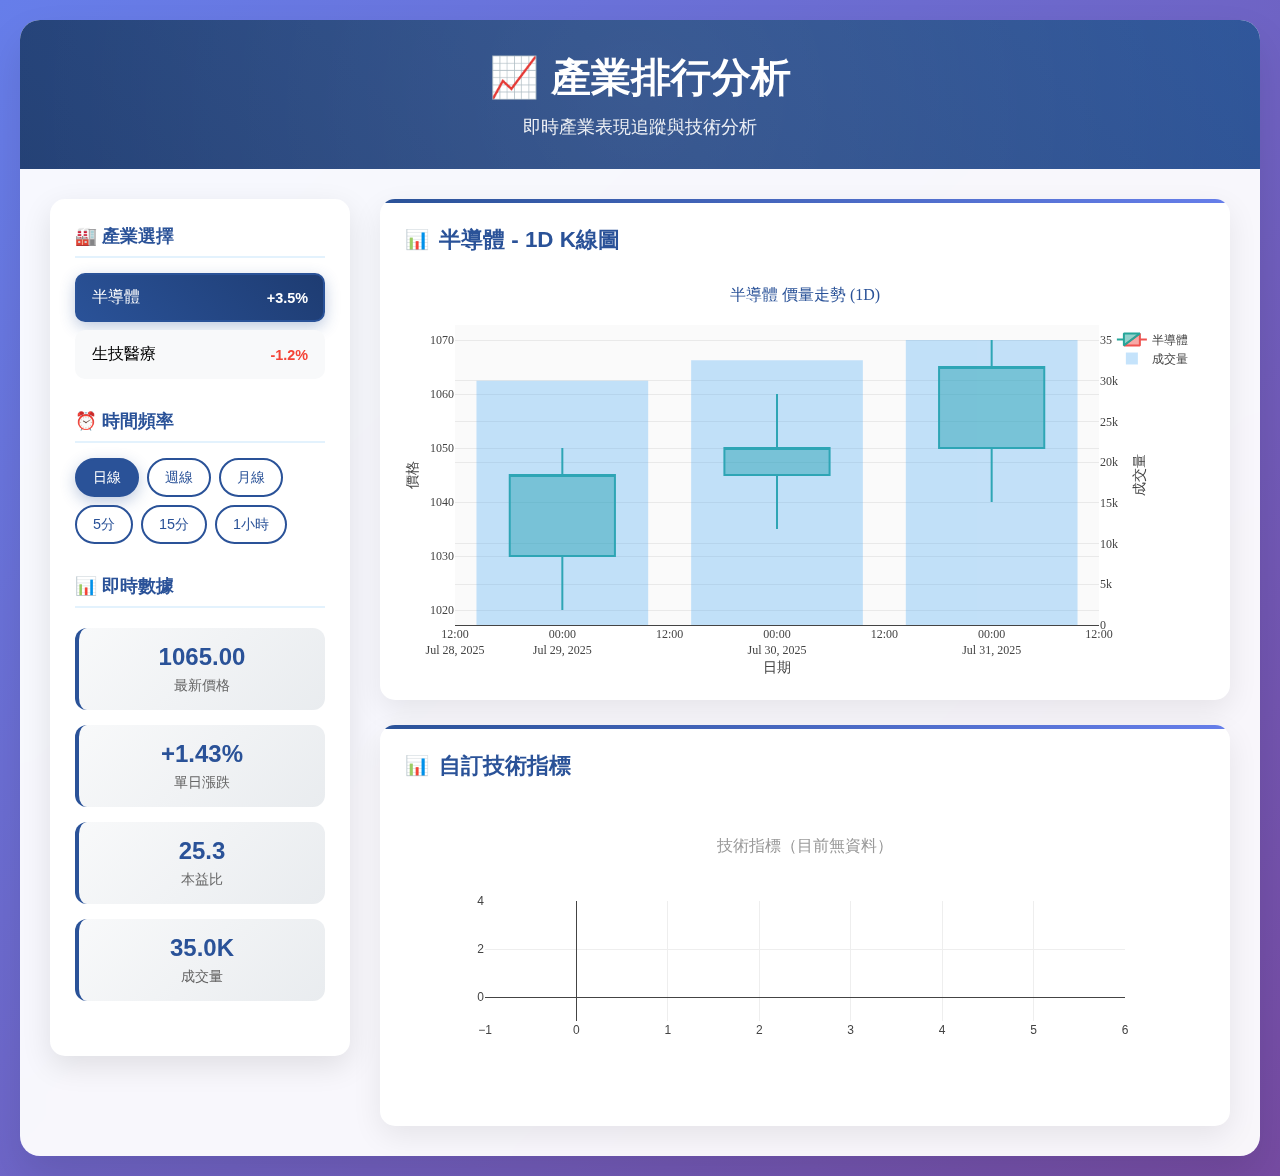
<file: App/index.html>
<!DOCTYPE html>
<html lang="zh-Hant">

<head>
    <meta charset="UTF-8">
    <title>產業排行儀表板</title>
    <meta name="viewport" content="width=device-width, initial-scale=1.0">
    <script src="https://cdn.plot.ly/plotly-latest.min.js"></script>
    <style>
        * {
            margin: 0;
            padding: 0;
            box-sizing: border-box;
        }

        body {
            font-family: 'Microsoft JhengHei', sans-serif;
            background: linear-gradient(135deg, #667eea 0%, #764ba2 100%);
            min-height: 100vh;
            padding: 20px;
        }

        .dashboard {
            max-width: 1400px;
            margin: 0 auto;
            background: rgba(255, 255, 255, 0.95);
            border-radius: 20px;
            box-shadow: 0 20px 40px rgba(0, 0, 0, 0.1);
            overflow: hidden;
            backdrop-filter: blur(10px);
        }

        .header {
            background: linear-gradient(45deg, #1e3c72, #2a5298);
            color: white;
            padding: 30px;
            text-align: center;
            position: relative;
            overflow: hidden;
        }

        .header::before {
            content: '';
            position: absolute;
            top: -50%;
            left: -50%;
            width: 200%;
            height: 200%;
            background: radial-gradient(circle, rgba(255, 255, 255, 0.1) 0%, transparent 70%);
            animation: pulse 4s ease-in-out infinite;
        }

        @keyframes pulse {

            0%,
            100% {
                transform: scale(1) rotate(0deg);
            }

            50% {
                transform: scale(1.1) rotate(180deg);
            }
        }

        .header h1 {
            font-size: 2.5rem;
            font-weight: 700;
            margin-bottom: 10px;
            position: relative;
            z-index: 1;
        }

        .header p {
            font-size: 1.1rem;
            opacity: 0.9;
            position: relative;
            z-index: 1;
        }

        .main-content {
            display: grid;
            grid-template-columns: 300px 1fr;
            gap: 30px;
            padding: 30px;
            min-height: 800px;
        }

        .sidebar {
            background: white;
            border-radius: 15px;
            padding: 25px;
            box-shadow: 0 10px 30px rgba(0, 0, 0, 0.1);
            height: fit-content;
            position: sticky;
            top: 20px;
        }

        .control-group {
            margin-bottom: 30px;
        }

        .control-group h3 {
            color: #2a5298;
            margin-bottom: 15px;
            font-size: 1.1rem;
            border-bottom: 2px solid #e3f2fd;
            padding-bottom: 8px;
        }

        .industry-list {
            display: flex;
            flex-direction: column;
            gap: 8px;
        }

        .industry-item {
            padding: 12px 15px;
            border-radius: 10px;
            cursor: pointer;
            transition: all 0.3s ease;
            border: 2px solid transparent;
            background: #f8f9fa;
            display: flex;
            justify-content: space-between;
            align-items: center;
        }

        .industry-item:hover {
            background: #e3f2fd;
            transform: translateX(5px);
        }

        .industry-item.active {
            background: linear-gradient(45deg, #2a5298, #1e3c72);
            color: white;
            border-color: #2a5298;
            box-shadow: 0 5px 15px rgba(42, 82, 152, 0.3);
        }

        .industry-change {
            font-weight: bold;
            font-size: 0.9rem;
        }

        .change-positive {
            color: #4caf50;
        }

        .change-negative {
            color: #f44336;
        }

        .industry-item.active .industry-change {
            color: #fff;
        }

        .frequency-controls {
            display: flex;
            flex-wrap: wrap;
            gap: 8px;
        }

        .freq-btn {
            padding: 8px 16px;
            border: 2px solid #2a5298;
            background: white;
            color: #2a5298;
            border-radius: 20px;
            cursor: pointer;
            transition: all 0.3s ease;
            font-weight: 500;
            font-size: 0.9rem;
        }

        .freq-btn:hover {
            background: #e3f2fd;
            transform: translateY(-2px);
        }

        .freq-btn.active {
            background: #2a5298;
            color: white;
            box-shadow: 0 5px 15px rgba(42, 82, 152, 0.3);
        }

        .charts-container {
            display: flex;
            flex-direction: column;
            gap: 25px;
        }

        .chart-panel {
            background: white;
            border-radius: 15px;
            padding: 25px;
            box-shadow: 0 10px 30px rgba(0, 0, 0, 0.08);
            position: relative;
            overflow: hidden;
        }

        .chart-panel::before {
            content: '';
            position: absolute;
            top: 0;
            left: 0;
            right: 0;
            height: 4px;
            background: linear-gradient(45deg, #2a5298, #667eea);
        }

        .chart-title {
            font-size: 1.4rem;
            font-weight: 600;
            color: #2a5298;
            margin-bottom: 20px;
            display: flex;
            align-items: center;
            gap: 10px;
        }

        .chart-title::before {
            content: '📊';
            font-size: 1.2rem;
        }

        .kline-chart {
            height: 400px;
        }

        .indicator-chart {
            height: 300px;
        }

        .stats-grid {
            display: grid;
            grid-template-columns: repeat(auto-fit, minmax(150px, 1fr));
            gap: 15px;
            margin-top: 20px;
        }

        .stat-card {
            background: linear-gradient(135deg, #f8f9fa, #e9ecef);
            padding: 15px;
            border-radius: 12px;
            text-align: center;
            border-left: 4px solid #2a5298;
        }

        .stat-value {
            font-size: 1.5rem;
            font-weight: bold;
            color: #2a5298;
            margin-bottom: 5px;
        }

        .stat-label {
            font-size: 0.9rem;
            color: #666;
        }

        .loading {
            display: flex;
            justify-content: center;
            align-items: center;
            height: 200px;
            color: #2a5298;
            font-size: 1.1rem;
        }

        .spinner {
            width: 40px;
            height: 40px;
            border: 4px solid #e3f2fd;
            border-top: 4px solid #2a5298;
            border-radius: 50%;
            animation: spin 1s linear infinite;
            margin-right: 15px;
        }

        @keyframes spin {
            0% {
                transform: rotate(0deg);
            }

            100% {
                transform: rotate(360deg);
            }
        }

        @media (max-width: 1024px) {
            .main-content {
                grid-template-columns: 1fr;
                gap: 20px;
            }

            .sidebar {
                position: static;
            }
        }
    </style>
</head>

<body>
    <div class="dashboard">
        <div class="header">
            <h1>📈 產業排行分析</h1>
            <p>即時產業表現追蹤與技術分析</p>
        </div>

        <div class="main-content">
            <div class="sidebar">
                <div class="control-group">
                    <h3>🏭 產業選擇</h3>
                    <div class="industry-list" id="industryList">
                        <!-- 動態生成 -->
                    </div>
                </div>

                <div class="control-group">
                    <h3>⏰ 時間頻率</h3>
                    <div class="frequency-controls">
                        <button class="freq-btn active" data-freq="1D">日線</button>
                        <button class="freq-btn" data-freq="1W">週線</button>
                        <button class="freq-btn" data-freq="1M">月線</button>
                        <button class="freq-btn" data-freq="5min">5分</button>
                        <button class="freq-btn" data-freq="15min">15分</button>
                        <button class="freq-btn" data-freq="1H">1小時</button>
                    </div>
                </div>

                <div id="statsContainer"></div>
            </div>

            <div class="charts-container">
                <div class="chart-panel">
                    <div class="chart-title" id="klineTitle">產業指數 K 線圖</div>
                    <div id="klineChart" class="kline-chart"></div>
                </div>

                <div class="chart-panel">
                    <div class="chart-title">自訂技術指標</div>
                    <div id="indicatorChart" class="indicator-chart"></div>
                </div>
            </div>
        </div>
    </div>

    <script>
        let rawData = null;
        let currentIndustry = 'SEMI';
        let currentFreq = '1D';

        async function init() {
            const res = await fetch('stocksdata.json');
            rawData = await res.json();

            initIndustryList();
            initFrequencyControls();
            updateCharts();
        }

        function initIndustryList() {
            const container = document.getElementById('industryList');
            const industries = rawData.industries;

            container.innerHTML = industries.map(industry => `
            <div class="industry-item ${industry.code === currentIndustry ? 'active' : ''}" 
                data-code="${industry.code}">
                <span>${industry.name}</span>
                <span class="industry-change ${industry.change >= 0 ? 'change-positive' : 'change-negative'}">
                    ${industry.change > 0 ? '+' : ''}${industry.change}%
                </span>
            </div>
        `).join('');

            container.querySelectorAll('.industry-item').forEach(item => {
                item.addEventListener('click', () => {
                    currentIndustry = item.dataset.code;
                    updateActiveIndustry();
                    updateCharts();
                });
            });
        }

        function updateActiveIndustry() {
            document.querySelectorAll('.industry-item').forEach(item => {
                item.classList.toggle('active', item.dataset.code === currentIndustry);
            });
        }

        function initFrequencyControls() {
            document.querySelectorAll('.freq-btn').forEach(btn => {
                btn.addEventListener('click', () => {
                    currentFreq = btn.dataset.freq;
                    document.querySelectorAll('.freq-btn').forEach(b => b.classList.remove('active'));
                    btn.classList.add('active');
                    updateCharts();
                });
            });
        }

        function updateCharts() {
            const industry = rawData.industries.find(i => i.code === currentIndustry);
            const klineData = rawData.kline[currentIndustry];

            // generateIndicatorData(klineData) 已取消，改為不顯示指標
            updateKlineChart(klineData, industry);
            clearIndicatorChart(); // 清空指標區
            updateStats(industry, klineData);
        }

        function updateKlineChart(data, industry) {
            const title = document.getElementById('klineTitle');
            title.textContent = `${industry.name} - ${currentFreq} K線圖`;

            const trace = {
                x: data.map(d => d.date),
                open: data.map(d => d.open),
                high: data.map(d => d.high),
                low: data.map(d => d.low),
                close: data.map(d => d.close),
                type: 'candlestick',
                name: industry.name,
                increasing: { line: { color: '#26a69a' } },
                decreasing: { line: { color: '#ef5350' } }
            };

            const volumeTrace = {
                x: data.map(d => d.date),
                y: data.map(d => d.volume),
                type: 'bar',
                name: '成交量',
                yaxis: 'y2',
                opacity: 0.3,
                marker: { color: '#42a5f5' }
            };

            const layout = {
                title: {
                    text: `${industry.name} 價量走勢 (${currentFreq})`,
                    font: { size: 16, color: '#2a5298' }
                },
                xaxis: { title: '日期', rangeslider: { visible: false } },
                yaxis: { title: '價格', side: 'left' },
                yaxis2: { title: '成交量', overlaying: 'y', side: 'right' },
                margin: { l: 50, r: 50, t: 50, b: 50 },
                plot_bgcolor: '#fafafa',
                paper_bgcolor: 'white',
                font: { family: 'Microsoft JhengHei' }
            };

            Plotly.newPlot('klineChart', [trace, volumeTrace], layout, { responsive: true });
        }

        function clearIndicatorChart() {
            Plotly.purge('indicatorChart');
            const layout = {
                title: {
                    text: `技術指標（目前無資料）`,
                    font: { size: 16, color: '#999' }
                }
            };
            Plotly.newPlot('indicatorChart', [], layout, { responsive: true });
        }

        function updateStats(industry, klineData) {
            const latest = klineData[klineData.length - 1];
            const prev = klineData[klineData.length - 2] || latest;
            const changePercent = ((latest.close - prev.close) / prev.close * 100).toFixed(2);

            const statsHtml = `
            <div class="control-group">
                <h3>📊 即時數據</h3>
                <div class="stats-grid">
                    <div class="stat-card">
                        <div class="stat-value">${latest.close.toFixed(2)}</div>
                        <div class="stat-label">最新價格</div>
                    </div>
                    <div class="stat-card">
                        <div class="stat-value ${changePercent >= 0 ? 'change-positive' : 'change-negative'}">
                            ${changePercent > 0 ? '+' : ''}${changePercent}%
                        </div>
                        <div class="stat-label">單日漲跌</div>
                    </div>
                    <div class="stat-card">
                        <div class="stat-value">${industry.pe}</div>
                        <div class="stat-label">本益比</div>
                    </div>
                    <div class="stat-card">
                        <div class="stat-value">${(latest.volume / 1000).toFixed(1)}K</div>
                        <div class="stat-label">成交量</div>
                    </div>
                </div>
            </div>
        `;

            document.getElementById('statsContainer').innerHTML = statsHtml;
        }

        init();
    </script>

</body>

</html>
</file>
